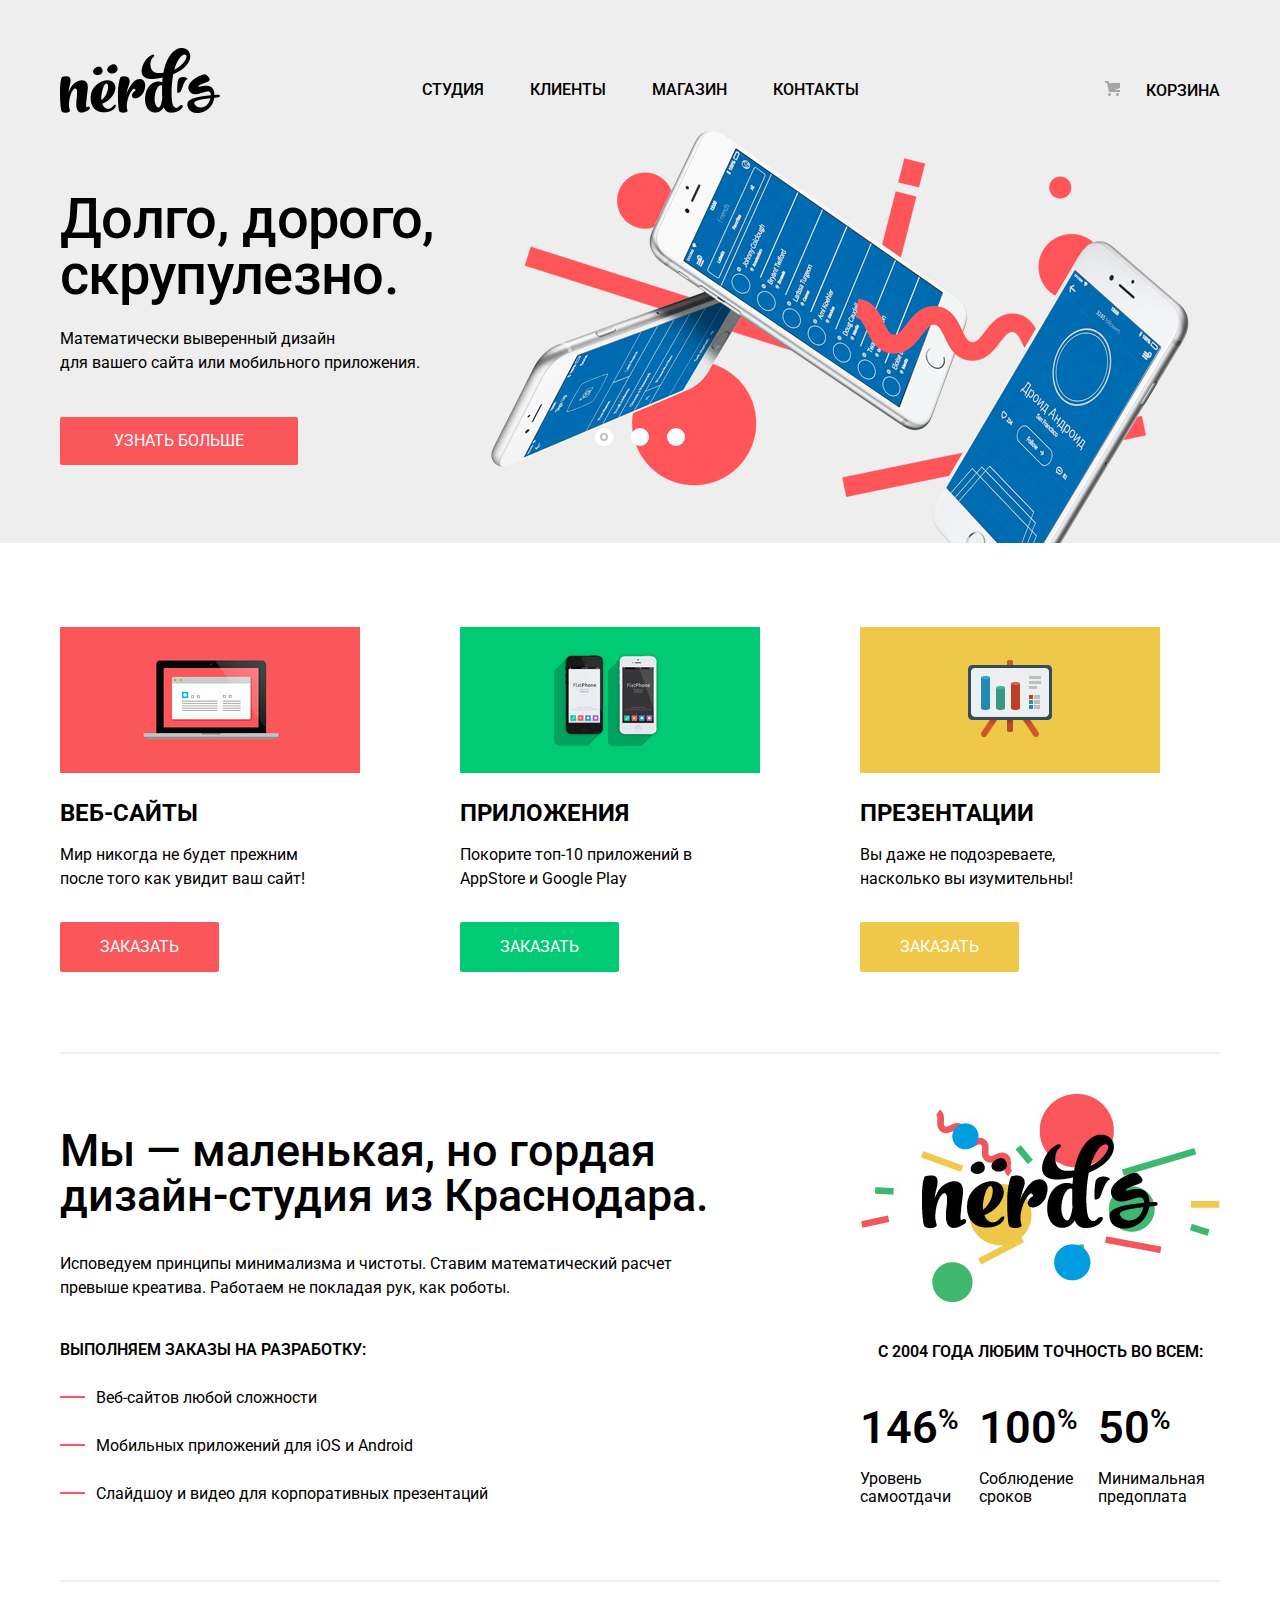
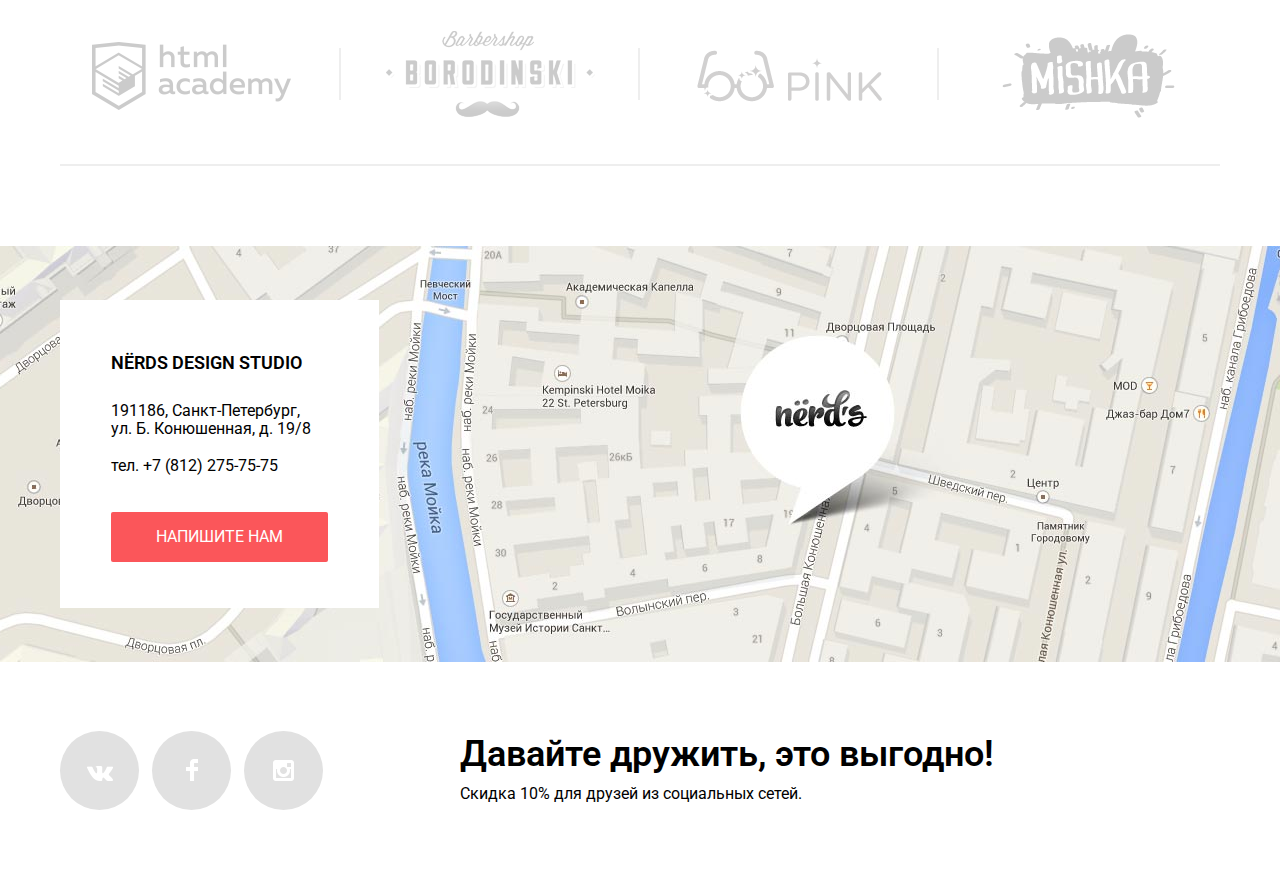
<file: index.html>
<!DOCTYPE html>
<html lang="ru">

<head>
  <meta charset="utf-8">
  <link href="https://fonts.googleapis.com/css?family=Roboto:400,500,600,700&amp;subset=cyrillic" rel="stylesheet">
  <link href="css/normalize.css" rel="stylesheet">
  <link href="css/style.min.css" rel="stylesheet">
  <title>HTML Academy: Нердс</title>
</head>

<body>
  <header class="main-header">
    <nav class="main-navigation container">
      <a class="main-logo" href="#">
        <img src="img/nerds-logo.png" width="160" height="65" alt="Логотип студии Nerds">
      </a>
      <ul class="site-navigation">
        <li><a href="#">Студия</a></li>
        <li><a href="#">Клиенты</a></li>
        <li><a href="catalog.html">Магазин</a></li>
        <li><a href="#">Контакты</a></li>
      </ul>
      <div class="user-navigation">
        <a href="#"><i class="sprite sprite-cart"></i>Корзина</a>
      </div>
    </nav>
  </header>

  <section class="hero">
    <section class="slider container">

      <div class="slider-item slide-design slide-active" id="slide-design">
        <b class="slide-title">Долго, дорого, скрупулезно.</b>
        <p>Математически выверенный дизайн<br> для вашего сайта или мобильного приложения.</p>
        <a href="#" class="button slider-btn">Узнать больше</a>
      </div>

      <div class="slider-item slide-math" id="slide-math">
        <b class="slide-title">Любим математику как никто другой</b>
        <p>Никакого креатива, только математические формулы для расчета идеальных пропорций.</p>
        <a href="#" class="button slider-btn">Узнать больше</a>
      </div>

      <div class="slider-item slide-hardcore" id="slide-hardcore">
        <b class="slide-title">Только ночь, только хардкор</b>
        <p>Работать днем, как все? Мы против этого. Ближе к полуночи работа только начинается.</p>
        <a href="#" class="button slider-btn">Узнать больше</a>
      </div>

      <div class="slider-controls">
        <a href="#" data-rel="slide-design"><span class="visually-hidden">Первый слайд</span></a>
        <a href="#" data-rel="slide-math"><span class="visually-hidden">Второй слайд</span></a>
        <a href="#" data-rel="slide-hardcore"><span class="visually-hidden">Третий слайд</span></a>
      </div>
    </section>
  </section>

  <main class="container">
    <h1 class="visually-hidden">Студия веб-дизайна Nerds</h1>

    <section class="services">
      <ul class="services-list">
        <li class="service-item">
          <img src="img/main/illustration-1.jpg" width="300" height="146" alt="Веб-сайты">
          <h2 class="services-title">Веб-сайты</h2>
          <p class="services-txt">Мир никогда не будет прежним после того как увидит ваш сайт!</p>
          <a href="#" class="button order-btn">Заказать</a>
        </li>
        <li class="service-item service-applications">
          <img src="img/main/illustration-2.jpg" width="300" height="146" alt="Приложения">
          <h2 class="services-title">Приложения</h2>
          <p class="services-txt">Покорите топ-10 приложений в AppStore и Google Play</p>
          <a href="#" class="button order-btn">Заказать</a>
        </li>
        <li class="service-item service-presentations">
          <img src="img/main/illustration-3.jpg" width="300" height="146" alt="Презентации">
          <h2 class="services-title">Презентации</h2>
          <p class="services-txt">Вы даже не подозреваете, насколько вы изумительны!</p>
          <a href="#" class="button order-btn">Заказать</a>
        </li>
      </ul>
    </section>

    <section class="info">
      <div class="studio-txt">
        <b class="info-nerds">Мы — маленькая, но гордая дизайн-студия из Краснодара.</b>
        <p class="info-txt">Исповедуем принципы минимализма и чистоты. Ставим математический расчет превыше креатива. Работаем не покладая рук, как роботы.</p>
        <h3 class="orders">Выполняем заказы на разработку:</h3>
        <ul class="info-list">
          <li class="list-item">Веб-сайтов любой сложности</li>
          <li class="list-item">Мобильных приложений для iOS и Android</li>
          <li class="list-item">Слайдшоу и видео для корпоративных презентаций</li>
        </ul>
      </div>

      <div class="studio-img">
        <img src="img/main/nerds-illustration.jpg" width="360" height="208" alt="Nerds logo">
        <b class="accuracy">C 2004 года любим точность во всем:</b>
        <ul class="advantages">
          <li class="advantage-item">
            <span class="percentage">146<sup>%</sup></span>
            <span class="advantage-txt">Уровень самоотдачи</span>
          </li>

          <li class="advantage-item">
            <span class="percentage">100<sup>%</sup></span>
            <span class="advantage-txt">Соблюдение сроков</span>
          </li>

          <li class="advantage-item">
            <span class="percentage">50<sup>%</sup></span>
            <span class="advantage-txt">Минимальная предоплата</span>
          </li>
        </ul>
      </div>
    </section>

    <section class="partners">
      <ul class="partners-list">
        <li class="partners-item partners-htmlacademy">
          <a href="https://htmlacademy.ru/intensive/htmlcss">
            <img src="img/main/logo-htmlacademy.png" width="209" height="90" alt="HTML Academy">
          </a>
        </li>
        <li class="partners-item partners-borodinski">
          <a href="#">
            <img src="img/main/logo-borodinski.png" width="209" height="90" alt="Барбершоп Borodinski">
          </a>
        </li>
        <li class="partners-item  partners-pink">
          <a href="#">
            <img src="img/main/logo-pink.png" width="209" height="90" alt="Pink">
          </a>
        </li>
        <li class="partners-item partners-mishka">
          <a href="#">
            <img src="img/main/logo-mishka.png" width="209" height="90" alt="Mishka">
          </a>
        </li>
      </ul>
    </section>
  </main>

  <section class="map">
    <div class="map-placeholder" id="map"></div>

    <div class="contacts-container container">
      <div class="contacts-block">
        <span class="studio-title">Nёrds design studio</span>
        <address>191186, Санкт-Петербург, ул.&nbsp;Б.&nbsp;Конюшенная, д.&nbsp;19/8</address>
        <a class="phone" href="tel:+78122757575">тел. +7 (812) 275-75-75</a>
        <a href="#" class="button contacts-btn">Напишите нам</a>
      </div>
    </div>
  </section>

  <footer class="main-footer container">
    <section class="social">
      <div class="footer-social">
        <a class="social-btn social-btn-vk" href="#"><i class="sprite sprite-icon-vk"></i><span class="visually-hidden">Вконтакте</span></a>
        <a class="social-btn social-btn-fb" href="#"><i class="sprite sprite-icon-fb"></i><span class="visually-hidden">Facebook</span></a>
        <a class="social-btn social-btn-inst" href="#"><i class="sprite sprite-icon-insta"></i><span
        class="visually-hidden">Instagram</span></a>
      </div>
    </section>
    <section class="promo">
      <b class="promo-txt">Давайте дружить, это выгодно!</b> Скидка 10% для друзей из социальных сетей.
    </section>
  </footer>

  <div class="contacts-popup-form">
    <a href="#" class="contacts-popup-close"><i class="sprite sprite-close-cross"></i></a>

    <!-- Попап форма обратной связи -->
    <form action="#" method="post">
      <fieldset>
        <legend>Напишите нам</legend>

        <div class="contacts-popup-placeholder">
          <div class="control control-name">
            <label for="name">Ваше имя:</label>
            <input type="text" id="name" name="name" placeholder="Представьтесь, пожалуйста">
          </div>

          <div class="control control-email">
            <label for="email">Ваш e-mail:</label>
            <input type="email" id="email" name="email" placeholder="Для отправки ответа">
          </div>

          <div class="control control-comment">
            <label for="comment">Текст письма:</label>
            <textarea id="comment" name="comment" rows="6" placeholder="В свободной форме"></textarea>
          </div>
        </div>
      </fieldset>

      <button class="button" type="submit" id="send" name="submit">Отправить</button>
    </form>
  </div>

  <script src="http://api-maps.yandex.ru/2.1/?lang=ru_RU" type="text/javascript"></script>
  <script>
    ymaps.ready(function() {
      var myMap = new ymaps.Map('map', {
          center: [59.939231, 30.323058],
          zoom: 17
        }, {}),

        myPlacemark = new ymaps.Placemark(new ymaps.geometry.Point([59.938650, 30.323280]), {
          hintContent: 'Nёrds design studio'
        }, {
          // Опции.
          // Необходимо указать данный тип макета.
          iconLayout: 'default#image',
          // Своё изображение иконки метки.
          iconImageHref: 'img/main/map-marker.png',
          // Размеры метки.
          iconImageSize: [231, 190],
          // Смещение левого верхнего угла иконки относительно
          // её "ножки" (точки привязки).
          iconImageOffset: [-49, -190]
        });

      myMap.geoObjects
        .add(myPlacemark);
    });
  </script>
  <script src="js/script.min.js"></script>

</body>

</html>
</file>
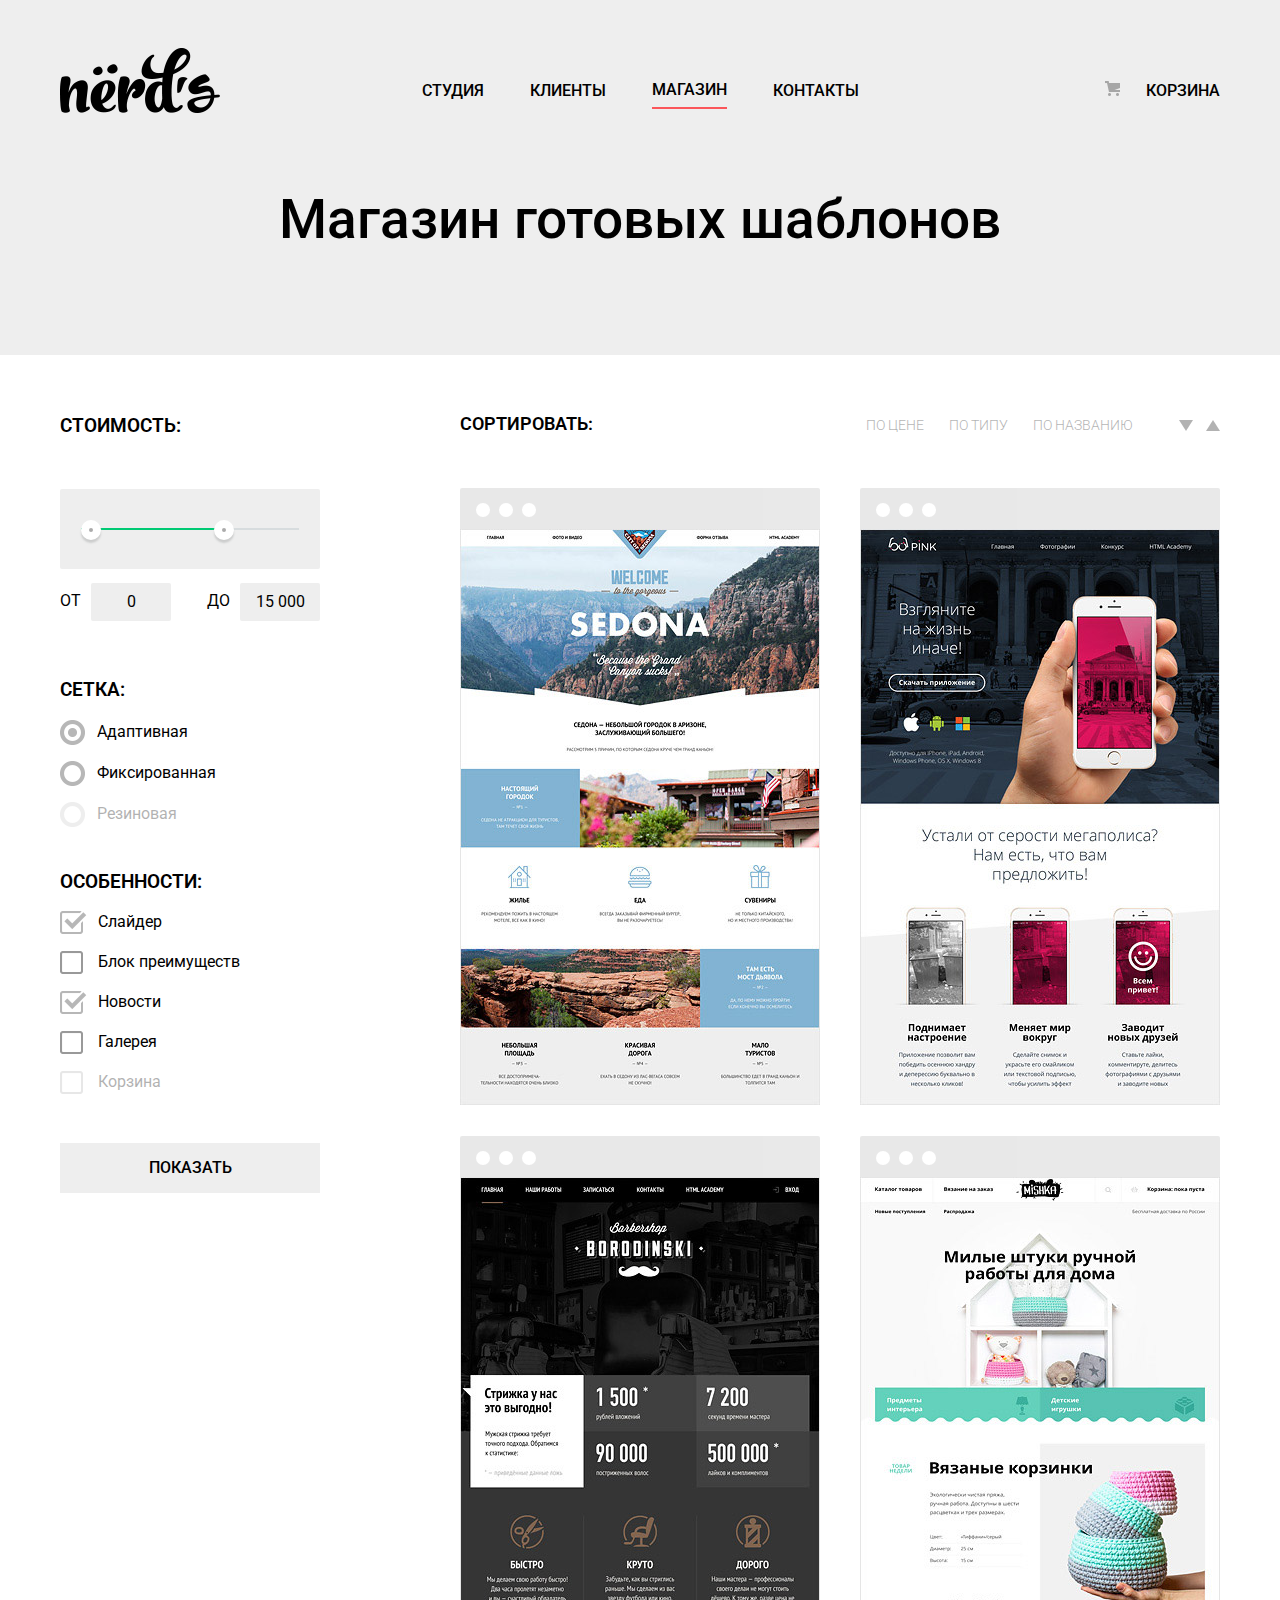
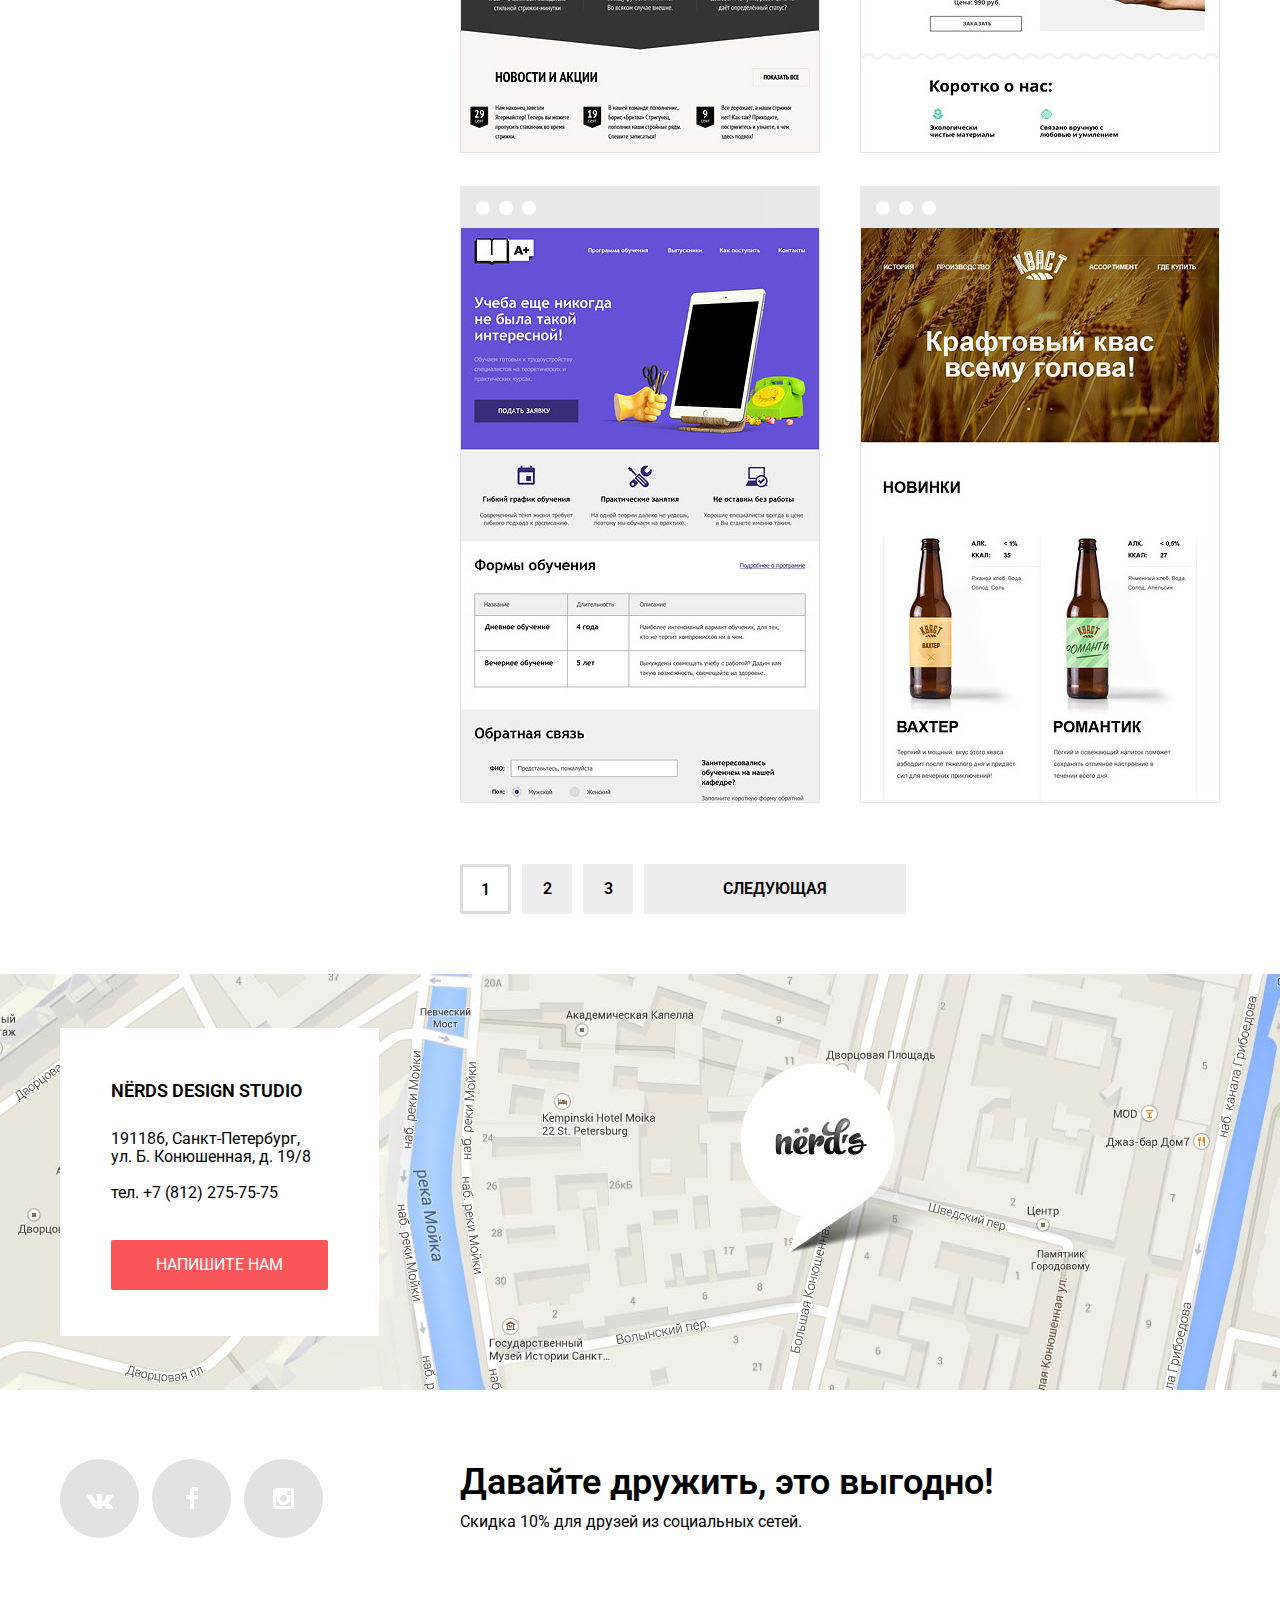
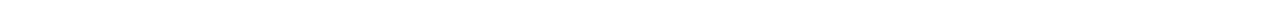
<file: catalog.html>
<!DOCTYPE html>
<html lang="ru">

<head>
  <meta charset="utf-8">
  <link href="https://fonts.googleapis.com/css?family=Roboto:400,500,600,700&amp;subset=cyrillic" rel="stylesheet">
  <link rel="stylesheet" href="css/normalize.css">
  <link rel="stylesheet" href="css/style.min.css">
  <title>HTML Academy: Нердс</title>
</head>

<body>
  <header class="main-header">
    <nav class="main-navigation container">
      <a class="main-logo" href="index.html">
        <img src="img/nerds-logo.png" width="160" height="65" alt="Логотип студии Nerds">
      </a>
      <ul class="site-navigation">
        <li><a href="#">Студия</a></li>
        <li><a href="#">Клиенты</a></li>
        <li><a href="catalog.html" class="active-page">Магазин</a></li>
        <li><a href="#">Контакты</a></li>
      </ul>
      <div class="user-navigation">
        <a href="#"><i class="sprite sprite-cart"></i>Корзина</a>
      </div>
    </nav>
    <h1 class="page-header">Магазин готовых шаблонов</h1>
  </header>

  <main class="container catalog">
    <h2 class="visually-hidden">Каталог</h2>

    <aside class="filters">
      <form class="filter-catalog" action="#" method="get">
        <fieldset class="filter-price">
          <legend>Стоимость:</legend>
          <!--<input type="range" multiple min="0" max="20000" step="1000" value="0,15000" id="price">-->
          <div class="filter-price-placeholder">
            <div class="filter-price-range">
              <div class="filter-price-range-selected"></div>
            </div>
          </div>

          <div class="filter-value-placeholder">
            <div class="filter-value-from">
              От <span>0</span>
            </div>

            <div class="filter-value-to">
              До <span>15 000</span>
            </div>
          </div>
        </fieldset>

        <fieldset class="filter-net">
          <legend>Сетка:</legend>
          <label>
            <input class="fancy-radio" type="radio" name="net" value="0" checked>
            <span class="sprite"></span>
            Адаптивная
          </label>
          <label>
            <input class="fancy-radio" type="radio" name="net" value="1">
            <span class="sprite"></span>
            Фиксированная
          </label>
          <label class="disabled">
            <input class="fancy-radio" type="radio" name="net" value="2" disabled>
            <span class="sprite"></span>
            Резиновая
          </label>
        </fieldset>

        <fieldset class="filter-features">
          <legend>Особенности:</legend>
          <label>
            <input class="fancy-checkbox" type="checkbox" name="features" value="0" checked>
            <span class="sprite"></span>
            Слайдер
          </label>
          <label>
            <input class="fancy-checkbox" type="checkbox" name="features" value="1">
            <span class="sprite"></span>
            Блок преимуществ
          </label>
          <label>
            <input class="fancy-checkbox" type="checkbox" name="features" value="2" checked>
            <span class="sprite"></span>
            Новости
          </label>
          <label>
            <input class="fancy-checkbox" type="checkbox" name="features" value="3">
            <span class="sprite"></span>
            Галерея
          </label>
          <label class="disabled">
            <input class="fancy-checkbox" type="checkbox" name="features" value="4" disabled>
            <span class="sprite"></span>
            Корзина
          </label>
        </fieldset>

        <button class="form-btn" type="submit">Показать</button>
      </form>
    </aside>

    <div class="shop-content">
      <section class="sorting">
        <div class="sorting-title">Сортировать:</div>
        <div>
          <ul class="sorting-filters">
            <li><a class="active" href="#">По цене</a></li>
            <li><a href="#">По типу</a></li>
            <li><a href="#">По названию</a></li>
          </ul>
          <ul class="pickers">
            <li><a href="#"><span class="arrow-down"></span><span class="visually-hidden">По возрастанию</span></a></li>
            <li><a href="#"><span class="arrow-up"></span><span class="visually-hidden">По убыванию</span></a></li>
          </ul>
        </div>
      </section>

      <section class="layouts">
        <div class="layout-item layout-sedona">
          <div class="layout-window"><span></span></div>
          <a href="#" class="layout-pic">
            <img src="img/catalog/img-sedona.jpg" alt="Sedona" width="360" height="576">
          </a>
          <div class="layout-hover">
            <a href="#" class="layout-title">Sedona</a>
            <p>Информационный сайт для туристов</p>
            <a class="button layout-btn" href="#">9 900 руб.</a>
          </div>
        </div>

        <div class="layout-item layout-pink">
          <div class="layout-window"><span></span></div>
          <a href="#" class="layout-pic">
            <img src="img/catalog/img-pink.jpg" alt="Pink App" width="360" height="576">
          </a>
          <div class="layout-hover">
            <a href="#" class="layout-title">Pink App</a>
            <p>Продуктовый лендинг приложения для iOS и Android</p>
            <a class="button layout-btn" href="#">9 900 руб.</a>
          </div>
        </div>

        <div class="layout-item layout-barbershop">
          <div class="layout-window"><span></span></div>
          <a href="#" class="layout-pic">
            <img src="img/catalog/img-barbershop.jpg" alt="Barbershop" width="360" height="576">
          </a>
          <div class="layout-hover">
            <a href="#" class="layout-title">Barbershop</a>
            <p>Сайт салона красоты. Для мужчин, да</p>
            <a class="button layout-btn" href="#">9 900 руб.</a>
          </div>
        </div>

        <div class="layout-item layout-mishka">
          <div class="layout-window"><span></span></div>
          <a href="#" class="layout-pic">
            <img src="img/catalog/img-mishka.jpg" alt="Mishka" width="360" height="576">
          </a>
          <div class="layout-hover">
            <a href="#" class="layout-title">Mishka</a>
            <p>Интернет-магазин вязаных игрушек</p>
            <a class="button layout-btn" href="#">9 900 руб.</a>
          </div>
        </div>

        <div class="layout-item layout-aplus">
          <div class="layout-window"><span></span></div>
          <a href="#" class="layout-pic">
            <img src="img/catalog/img-aplus.jpg" alt="A Plus" width="360" height="576">
          </a>
          <div class="layout-hover">
            <a href="#" class="layout-title">A Plus</a>
            <p>Лендинг курсов повышения квалификации</p>
            <a class="button layout-btn" href="#">9 900 руб.</a>
          </div>
        </div>

        <div class="layout-item layout-kvast">
          <div class="layout-window"><span></span></div>
          <a href="#" class="layout-pic">
            <img src="img/catalog/img-kvast.jpg" alt="Kvast" width="360" height="576">
          </a>
          <div class="layout-hover">
            <a href="#" class="layout-title">Кваст</a>
            <p>Промо-сайт производителя крафтового кваса</p>
            <a class="button layout-btn" href="#">9 900 руб.</a>
          </div>
        </div>
      </section>

      <section class="paginator">
        <a class="nav-link form-btn active" href="#">1</a>
        <a class="nav-link form-btn" href="#">2</a>
        <a class="nav-link form-btn" href="#">3</a>
        <a class="nav-link-next form-btn" href="#">Следующая</a>
      </section>
    </div>
  </main>

  <section class="map">
    <div class="map-placeholder" id="map"></div>

    <div class="contacts-container container">
      <div class="contacts-block">
        <span class="studio-title">Nёrds design studio</span>
        <address>191186, Санкт-Петербург, ул.&nbsp;Б.&nbsp;Конюшенная, д.&nbsp;19/8</address>
        <a class="phone" href="tel:+78122757575">тел. +7 (812) 275-75-75</a>
        <a href="#" class="button contacts-btn">Напишите нам</a>
      </div>
    </div>
  </section>

  <footer class="main-footer container">
    <section class="social">
      <div class="footer-social">
        <a class="social-btn social-btn-vk" href="#"><i class="sprite sprite-icon-vk"></i><span class="visually-hidden">Вконтакте</span></a>
        <a class="social-btn social-btn-fb" href="#"><i class="sprite sprite-icon-fb"></i><span class="visually-hidden">Facebook</span></a>
        <a class="social-btn social-btn-inst" href="#"><i class="sprite sprite-icon-insta"></i><span
        class="visually-hidden">Instagram</span></a>
      </div>
    </section>
    <section class="promo">
      <b class="promo-txt">Давайте дружить, это выгодно!</b> Скидка 10% для друзей из социальных сетей.
    </section>
  </footer>

  <div class="contacts-popup-form">
    <a href="#" class="contacts-popup-close"><i class="sprite sprite-close-cross"></i></a>

    <!-- Попап форма обратной связи -->
    <form action="#" method="post">
      <fieldset>
        <legend>Напишите нам</legend>

        <div class="contacts-popup-placeholder">
          <div class="control control-name">
            <label for="name">Ваше имя:</label>
            <input type="text" id="name" name="name" placeholder="Представьтесь, пожалуйста">
          </div>

          <div class="control control-email">
            <label for="email">Ваш e-mail:</label>
            <input type="email" id="email" name="email" placeholder="Для отправки ответа">
          </div>

          <div class="control control-comment">
            <label for="comment">Текст письма:</label>
            <textarea id="comment" name="comment" rows="6" placeholder="В свободной форме"></textarea>
          </div>
        </div>
      </fieldset>

      <button class="button" type="submit" id="send" name="submit">Отправить</button>
    </form>
  </div>

  <script src="http://api-maps.yandex.ru/2.1/?lang=ru_RU" type="text/javascript"></script>
  <script>
    ymaps.ready(function() {
      var myMap = new ymaps.Map('map', {
          center: [59.939231, 30.323058],
          zoom: 17
        }, {}),

        myPlacemark = new ymaps.Placemark(new ymaps.geometry.Point([59.938650, 30.323280]), {
          hintContent: 'Nёrds design studio'
        }, {
          // Опции.
          // Необходимо указать данный тип макета.
          iconLayout: 'default#image',
          // Своё изображение иконки метки.
          iconImageHref: 'img/main/map-marker.png',
          // Размеры метки.
          iconImageSize: [231, 190],
          // Смещение левого верхнего угла иконки относительно
          // её "ножки" (точки привязки).
          iconImageOffset: [-49, -190]
        });

      myMap.geoObjects
        .add(myPlacemark);
    });
  </script>
  <script src="js/script.min.js"></script>

</body>

</html>
</file>
<file: css/style.min.css>
*,:after,:before,body,html{margin:0;padding:0}.button,.sprite{display:inline-block;vertical-align:baseline}.info-nerds,.slide-title,.user-navigation a{font-weight:500}.button,.contacts-popup-form input,.contacts-popup-form textarea,.filter-catalog .form-btn,html{font-family:Roboto,Arial,sans-serif}.fancy-checkbox,.fancy-radio{visibility:hidden;z-index:-1}.accuracy,.button,.filter-catalog legend,.filter-value-from,.filter-value-to,.form-btn,.layout-title,.orders,.services-title,.site-navigation a,.sorting,.sorting-filters a,.user-navigation a{text-transform:uppercase}html{-webkit-box-sizing:border-box;-moz-box-sizing:border-box;box-sizing:border-box;font-size:16px}*,:after,:before{box-sizing:inherit;list-style:none}a{text-decoration:none;color:#000}.visually-hidden{position:absolute;overflow:hidden;clip:rect(0 0 0 0);height:1px;width:1px;margin:-1px;padding:0;border:0}.sprite{background:url(../img/spritesheet.png) no-repeat}.sprite-cart{width:15px;height:15px;background-position:-5px -5px}.sprite-checkbox-off{width:23px;height:23px;background-position:-30px -5px}.sprite-checkbox-on{width:27px;height:23px;background-position:-63px -5px}.sprite-close-cross{width:21px;height:21px;background-position:-5px -38px}.sprite-icon-fb{width:12px;height:22px;background-position:-36px -38px}.sprite-icon-insta{width:21px;height:21px;background-position:-58px -38px}.sprite-icon-vk{width:26px;height:15px;background-position:-58px -69px}.sprite-radio-off{width:25px;height:25px;background-position:-100px -5px}.sprite-radio-on{width:25px;height:25px;background-position:-94px -40px}.container{width:1200px;padding:0 20px;margin:0 auto}.button{padding:15px 54px;border-radius:2px;background-color:#fb565a;color:#fff;border:none;line-height:18px;max-width:275px}.button:hover{background-color:#e74246}.button:focus{background-color:#d7373b;color:rgba(255,255,255,.3);box-shadow:0 1px 2px #c13135 inset}.hero,.main-header{background-color:#eee}.main-header{padding-top:48px}.main-navigation{display:flex;align-items:stretch}.main-logo{display:block;width:280px}.main-logo:hover{opacity:.8}.main-logo:focus{opacity:.3}.site-navigation{width:600px;text-align:center;padding-top:33px}.site-navigation li{display:inline-block;vertical-align:middle;margin:0}.site-navigation a{display:block;margin:0 21px;padding-bottom:8px;font-weight:500}.site-navigation .active-page{border-bottom:2px solid #fb565a}.site-navigation a:hover{color:#fb565a}.site-navigation a:focus{color:rgba(0,0,0,.3)}.user-navigation{width:280px;text-align:right;padding-top:33px}.accuracy,.contacts-btn,.page-header,.partners-item,.social-btn{text-align:center}.user-navigation a:hover{color:#fb565a}.user-navigation a:focus{color:rgba(0,0,0,.3)}.user-navigation .sprite-cart{margin-right:26px}.hero{margin-bottom:84px}.slider{position:relative}.slide-title{display:block;font-size:56px;line-height:1;padding-bottom:24px;letter-spacing:-.68px}.slider-item{min-height:426px;background-repeat:no-repeat;display:none;padding:74px 0;line-height:1.5}.slider-item p{margin-bottom:42px;max-width:600px}.slide-design .slide-title,.slide-math .slide-title{width:550px}.slide-math p{width:408px}.slide-hardcore .slide-title{width:500px;letter-spacing:0}.slide-hardcore p{width:371px}.slide-active,.slider-item:target{display:block}.slide-design{background:url(../img/main/slide-design.png) right 31px bottom no-repeat}.slide-math{background:url(../img/main/slide-math.png) right 2px bottom no-repeat}.slide-hardcore{background:url(../img/main/slide-hardcore.png) right 2px bottom no-repeat}.slider-controls{position:absolute;left:50%;transform:translateX(-50%);bottom:97px}.slider-controls a{display:inline-block;vertical-align:middle;width:18px;height:18px;border-radius:50%;background:#fff;margin:0 7px;position:relative}.slider-controls .active{cursor:default}.slider-controls a.active::before{content:"";display:block;position:absolute;width:8px;height:8px;left:5px;top:5px;border:2px solid #c2c2c2;border-radius:50%}.info,.partners,.services-list{border-bottom:2px solid #eee}.services-title{font-size:24px;line-height:1.25;margin-top:20px}.services-txt{line-height:1.5;margin-top:15px;padding-bottom:31px}.services-list{display:flex;align-items:stretch;padding-bottom:80px;margin-bottom:40px}.service-item{width:300px;margin-right:100px}.service-item:last-child{margin-right:0}.service-item p{max-width:250px}.order-btn{padding:16px 40px}.service-applications .order-btn{background-color:#00ca74}.service-applications .order-btn:hover{background-color:#00bc6c}.service-applications .order-btn:focus{background-color:#00aa62;color:rgba(255,255,255,.3);box-shadow:0 1px 2px #009958 inset}.service-presentations .order-btn{background-color:#efc84a}.service-presentations .order-btn:hover{background-color:#eab534}.service-presentations .order-btn:focus{background-color:#e5a722;color:rgba(255,255,255,.3);box-shadow:0 1px 2px #ce961f inset}.info{display:flex;padding-bottom:74px}.studio-img{width:360px}.studio-txt{padding:34px 120px 0 0;width:800px}.info-nerds{font-size:45px;line-height:1}.accuracy,.info-txt,.list-item,.orders{line-height:1.5}.accuracy,.orders,.percentage,.promo-txt,.studio-title{font-weight:600}.info-txt{padding:34px 0 38px}.orders{font-size:16px}.list-item{margin-top:24px}.list-item::before{content:"";display:inline-block;vertical-align:middle;width:25px;height:2px;background:#fb565a;margin-right:11px;margin-top:-3px}.accuracy{display:block;padding-top:34px}.percentage{font-size:45px}.percentage sup{font-size:28px}.advantages{display:flex;padding-top:38px}.advantage-item{width:33%}.advantage-txt{display:block;padding-top:16px;line-height:1.1}.percentage{display:block}.partners{padding:47px 0 39px;margin-bottom:80px}.partners-list{display:flex;justify-content:center;overflow:hidden;padding-top:2px}.partners-item{width:209px;margin:0 45px;position:relative}.main-footer,.map{margin-bottom:69px}.partners-item::after{content:"";position:absolute;width:2px;height:52px;background:#eee;right:-45px;top:17px}.map,.map-placeholder{height:416px}.partners-item:last-of-type::after{display:none}.partners-item a{opacity:.2}.partners-item a:hover{opacity:1}.partners-item a:focus{opacity:.1}.map{position:relative;overflow:hidden;background:url(../img/map.jpg) center center no-repeat;background-size:cover}.contacts-container{position:absolute;left:0;top:54px;bottom:54px;margin-left:50%;transform:translateX(-50%);width:100%;max-width:1200px}.contacts-block{width:319px;height:308px;background:#fff;padding:48px 51px}.main-footer{display:flex}.social{width:400px}.social-btn{display:inline-block;vertical-align:middle;background-color:#e1e1e1;width:79px;height:79px;border-radius:50%;line-height:89px;margin-right:9px}.social-btn:focus,.social-btn:hover{background-color:#e74246}.social-btn:focus{box-shadow:0 1px 2px #c13135 inset}.social-btn:focus .sprite{opacity:.3}.promo{width:760px;padding-top:5px}.promo-txt{display:block;font-size:36px;line-height:1;padding-bottom:13px}.studio-title{display:block;font-size:18px;line-height:1.7;text-transform:uppercase;margin-bottom:23px}.contacts-block address{font-style:normal;margin-bottom:18px}.contacts-btn{padding:16px;display:block;margin-top:37px}.contacts-popup-form{position:fixed;left:50%;top:50%;margin:-295px 0 0 -480px;transform:translateY(-1000px);transition:transform .35s cubic-bezier(.4,0,1,1) 0s;width:960px;height:590px;padding:65px 100px 84px;background:#fff;box-shadow:0 15px 50px rgba(0,0,0,.8)}.contacts-popup-form.invalid-form{animation:shake .6s}.contacts-popup-form.opened{transform:translateY(0)}.contacts-popup-close{position:absolute;right:90px;top:79px}.contacts-popup-form fieldset{border:none;padding:0;margin:0}.contacts-popup-form .contacts-popup-placeholder{display:flex;flex-direction:row;flex-wrap:wrap;justify-content:space-between}.contacts-popup-form legend{font-size:45px;font-weight:500;margin-bottom:37px}.contacts-popup-form .control{width:100%}.contacts-popup-form .control-email,.contacts-popup-form .control-name{width:360px;margin-bottom:33px}.contacts-popup-form .control-comment{margin-bottom:43px}.contacts-popup-form label{display:block;font-weight:600;margin-bottom:9px}.contacts-popup-form input,.contacts-popup-form textarea{height:50px;line-height:50px;border:2px solid #d7dcde;color:#000;border-radius:2px;width:100%;padding:0 14px;outline:0;box-shadow:none}.contacts-popup-form textarea{height:118px;line-height:1.2;padding:11px;resize:none}.contacts-popup-form input::placeholder,.contacts-popup-form textarea::placeholder{color:#a1a1a1}.contacts-popup-form input:hover:not(.invalid):not(:focus),.contacts-popup-form textarea:hover:not(.invalid):not(:focus){border-color:#b4b9bb}.contacts-popup-form input:focus,.contacts-popup-form textarea:focus{border-color:#000}.contacts-popup-form .invalid{border-color:#e74246;color:#e74246}.contacts-popup-form .invalid::placeholder{color:#e74246}.contacts-popup-form .button{padding:16px 83px}.page-header{font-size:55px;line-height:1;font-weight:500;background-color:#eee;padding:38px 0 108px}.filter-features,.filter-net,.filter-price{border:none;padding:0}.catalog{display:flex}.filters{width:260px;margin-right:140px}.filter-price{margin:19px 0 27px}.filter-net{margin:19px 0 24px}.filter-net label{display:block;margin-bottom:16px}.filter-features{margin:19px 0 32px}.filter-features label{display:block;margin-bottom:17px}.filter-catalog legend{font-weight:600;font-size:19px;line-height:1.6;margin-bottom:14px}.filter-catalog .form-btn{font-weight:500;width:100%;text-align:center;margin-bottom:8px}.filter-price legend{margin-bottom:48px}.filter-price-placeholder{background-color:#eee;padding:39px 21px;border-radius:2px;margin-bottom:14px}.filter-price-range{background:#d7dcde;height:2px;position:relative}.filter-price-range-selected{background:#00ca74;height:2px;width:143px}.filter-price-range::after,.filter-price-range::before{content:"";display:block;position:absolute;top:-8px;width:20px;height:20px;background-color:#ababab;border:8px solid #fff;border-radius:100%;box-shadow:0 3px 2px #cccdcd;cursor:pointer}.filter-price-range::before{left:0}.filter-price-range::after{left:143px;transform:translateX(-10px)}.filter-value-placeholder{display:flex;justify-content:space-between;margin-bottom:27px}.fancy-checkbox~.sprite,.fancy-radio~.sprite,.form-btn{display:inline-block;vertical-align:middle}.filter-value-from,.filter-value-to{width:113px}.filter-value-to{text-align:right}.filter-value-from span,.filter-value-to span{display:inline-block;vertical-align:middle;width:80px;height:38px;line-height:38px;text-align:center;background-color:#eee;border-radius:2px;margin-left:6px}.fancy-checkbox{opacity:0;position:absolute}.fancy-checkbox~.sprite{margin-right:7px;width:27px;height:23px;background-position:-30px -5px;opacity:.4}.fancy-checkbox:disabled~.sprite{opacity:.3}.fancy-checkbox:hover:not(:disabled)~.sprite{opacity:1}.fancy-checkbox:checked~.sprite{background-position:-63px -5px}.fancy-radio{opacity:0;position:absolute}.fancy-radio~.sprite{margin-right:8px;width:25px;height:25px;background-position:-100px -5px;opacity:.4}.form-btn,.nav-link{height:50px;line-height:50px}.fancy-radio:checked~.sprite{background-position:-94px -40px}.fancy-radio:disabled~.sprite{opacity:.3}.fancy-radio:hover:not(:disabled)~.sprite{opacity:1}.disabled{opacity:.3}.form-btn{color:#000;background-color:#eee;border:none}.form-btn:hover{color:#000;background-color:#dfdfdf}.form-btn:active,.form-btn:focus{color:#000;background-color:#d5d5d5;box-shadow:0 3px 3px #bfbfbf inset}.nav-link{border-radius:2px;padding:0 18px;min-width:50px;text-align:center;margin-right:7px;font-weight:600}.nav-link.active{background-color:#fff;border:3px solid #dbdbdb;line-height:45px}.nav-link-next{padding:0 79px;font-weight:600}.shop-content{width:760px;margin-bottom:60px}.sorting{display:flex;flex-direction:row;justify-content:space-between;margin-bottom:55px;font-size:18px;line-height:1;font-weight:600;margin-top:23px}.pickers,.pickers li,.sorting-filters,.sorting-filters li{display:inline-block;vertical-align:baseline}.sorting-filters{margin-right:33px}.sorting-filters li{margin-left:21px}.sorting-filters a{font-size:14px;opacity:.3;font-weight:300}.sorting-filters a:hover{opacity:.6}.sorting-filters a:active,.sorting-filters a:focus{opacity:1}.pickers li{margin-left:9px}.arrow-down,.arrow-up{display:inline-block;vertical-align:middle;width:0;height:0;border-left:7px solid transparent;border-right:7px solid transparent}.pickers a{opacity:.3}.pickers a:hover{opacity:.6}.pickers a:active,.pickers a:focus{opacity:1}.arrow-up{border-bottom:11px solid}.arrow-down{border-top:11px solid}.layouts{display:flex;flex-direction:row;justify-content:space-between;flex-wrap:wrap}.layout-item{width:360px;height:619px;margin-bottom:29px;overflow:hidden;position:relative}.layout-window{height:41px;line-height:41px;border-radius:2px 2px 0 0;background:#4d4d4d;padding-left:16px;opacity:.12;transition:opacity .25s linear 0s}.layout-window span,.layout-window span::after,.layout-window span::before{display:inline-block;vertical-align:middle;width:14px;height:14px;border-radius:50%;background:#fff}.layout-window span{margin:0 23px;position:relative}.layout-window span::after,.layout-window span::before{content:"";position:absolute;top:0}.layout-window span::before{left:-23px}.layout-window span::after{left:23px}.layout-item:hover .layout-window{opacity:1}.layout-hover{text-align:center;background:#eee;position:absolute;left:0;right:0;bottom:0;padding:29px 29px 47px;transform:translateY(110%);transition:transform .25s linear 0s}.layout-title{display:block;padding-bottom:15px;font-size:18px;font-weight:500;line-height:1.6}.layout-hover p{color:#666;margin:0 auto 31px;max-height:296px;overflow-y:auto;width:200px}.layout-barbershop,.layout-mishka{margin-bottom:31px}.layout-barbershop p{width:180px}.layout-barbershop .layout-hover,.layout-mishka .layout-hover{padding-bottom:43px}.layout-aplus p,.layout-kvast p,.layout-pink p{width:250px}.layout-item:hover .layout-hover{transform:translateY(0)}.layout-btn{padding:15px 61px}.paginator{margin-top:30px}@keyframes shake{0%,100%{transform:translateX(0)}10%,30%,50%,70%,90%{transform:translateX(-10px)}20%,40%,60%,80%{transform:translateX(10px)}}
</file>
